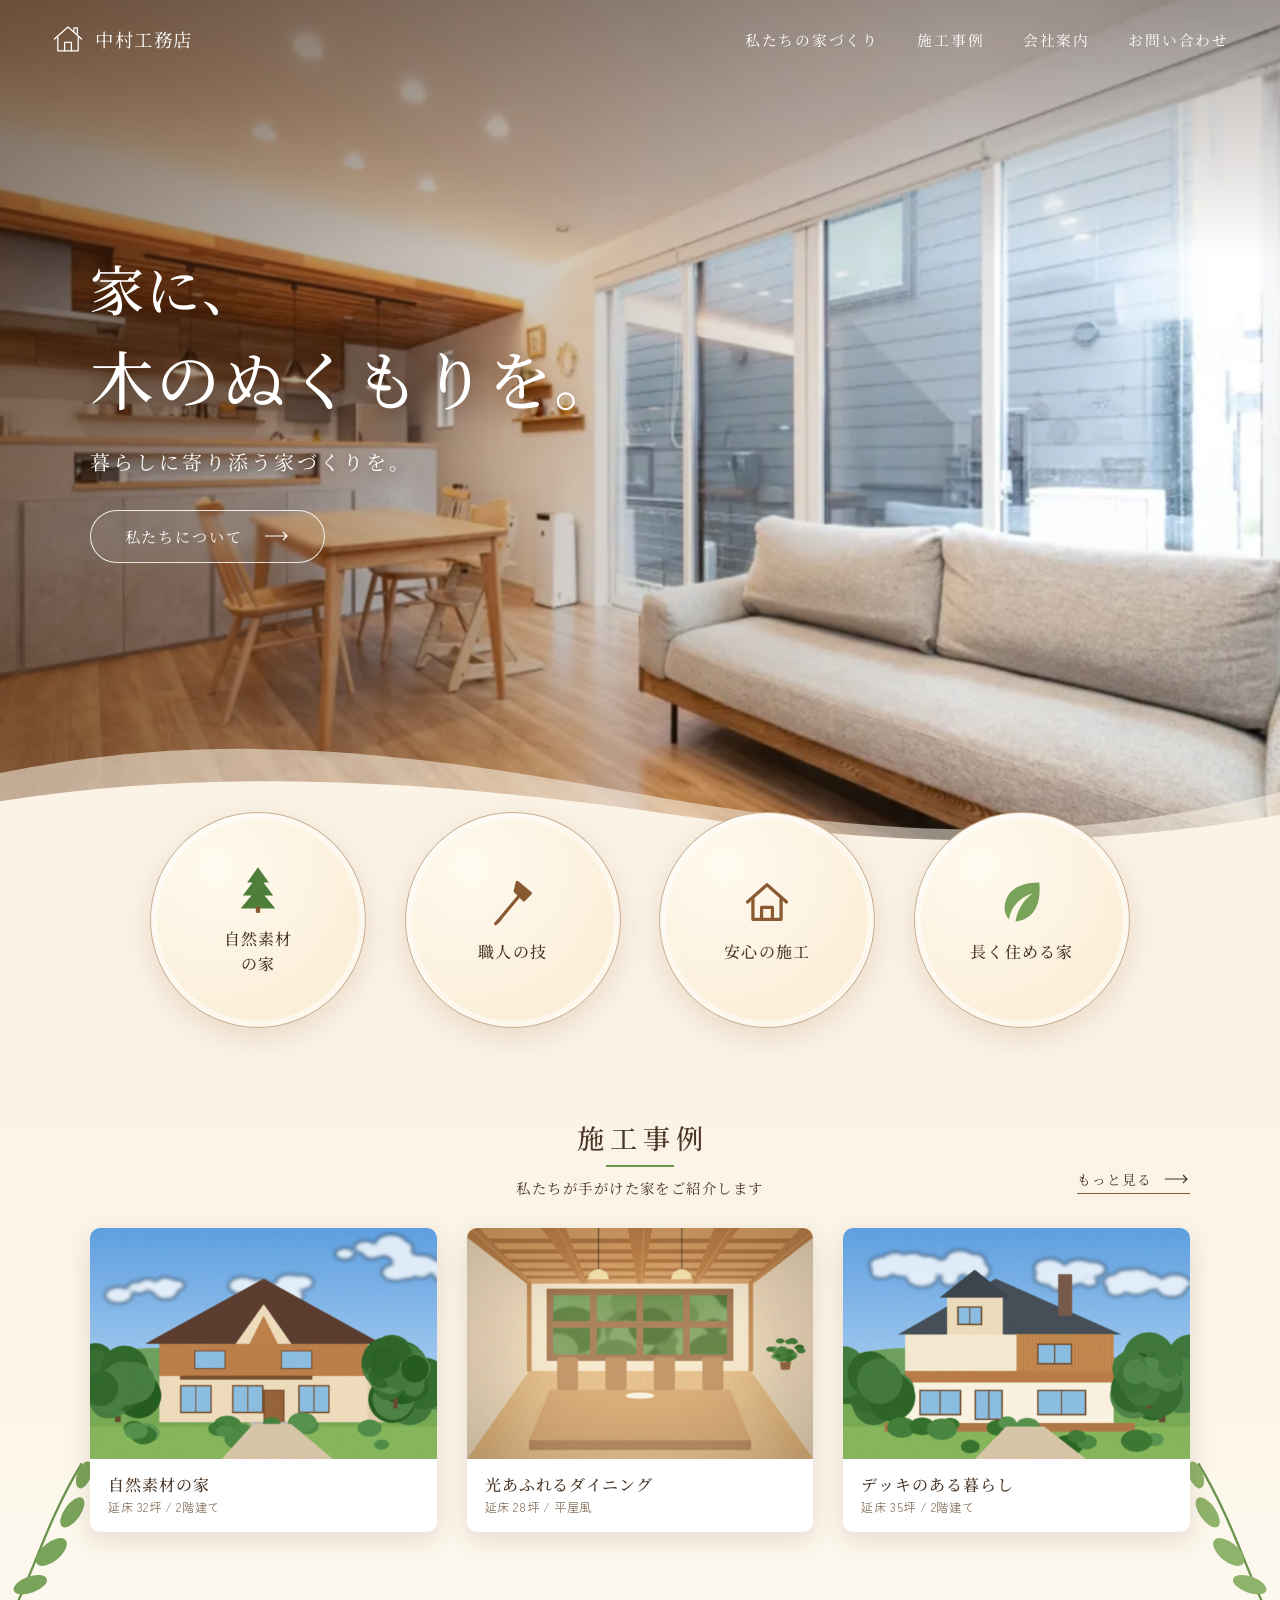
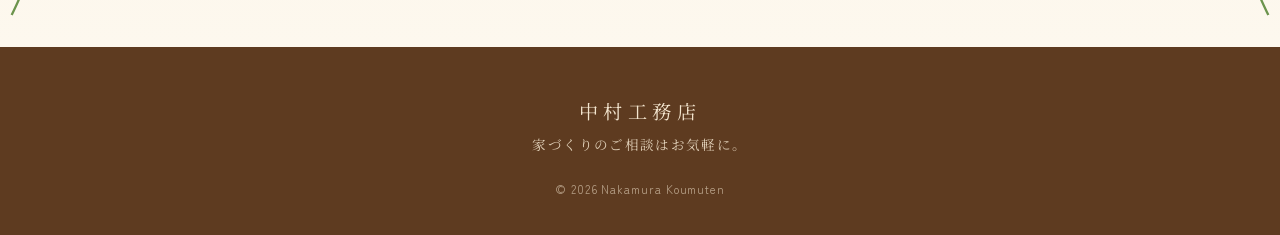
<file: index.html>
<!DOCTYPE html>
<html lang="ja">
<head>
  <meta charset="UTF-8">
  <meta name="viewport" content="width=device-width, initial-scale=1.0">
  <title>中村工務店 | 家に、木のぬくもりを。</title>
  <meta name="description" content="暮らしに寄り添う家づくりを。自然素材と職人の技で、長く住める木の家をつくります。">
  <link rel="preconnect" href="https://fonts.googleapis.com">
  <link rel="preconnect" href="https://fonts.gstatic.com" crossorigin>
  <link rel="canonical" href="#">
  <link href="https://fonts.googleapis.com/css2?family=Noto+Serif+JP:wght@400;500;600&family=Zen+Maru+Gothic:wght@400;500;700&display=swap" rel="stylesheet">
  <link rel="stylesheet" href="style.css">
</head>
<body class="is-loading">

  <!-- ローディング -->
  <div class="loader" id="loader" aria-hidden="true">
    <div class="loader__inner">
      <svg class="loader__house" viewBox="0 0 80 80" fill="none" stroke="currentColor" stroke-width="2.4" stroke-linecap="round" stroke-linejoin="round">
        <path class="draw" d="M8 40 L40 12 L72 40"/>
        <path class="draw" d="M16 36 V68 H64 V36"/>
        <path class="draw" d="M32 68 V48 H48 V68"/>
        <path class="draw" d="M54 22 V14 H62 V28"/>
      </svg>
      <p class="loader__name">中村工務店</p>
      <div class="loader__bar"><span id="loaderBar"></span></div>
      <p class="loader__count"><span id="loaderNum">0</span>%</p>
    </div>
    <div class="loader__panel loader__panel--l"></div>
    <div class="loader__panel loader__panel--r"></div>
  </div>

  <!-- ヘッダー -->
  <header class="header" id="header">
    <a href="#top" class="logo" aria-label="中村工務店 トップへ">
      <svg viewBox="0 0 80 80" fill="none" stroke="currentColor" stroke-width="3" stroke-linecap="round" stroke-linejoin="round">
        <path d="M8 40 L40 12 L72 40"/><path d="M16 36 V68 H64 V36"/><path d="M32 68 V48 H48 V68"/><path d="M54 22 V14 H62 V28"/>
      </svg>
      <span>中村工務店</span>
    </a>
    <nav class="nav" id="nav">
      <ul>
        <li><a href="#concept">私たちの家づくり</a></li>
        <li><a href="#works">施工事例</a></li>
        <li><a href="#company">会社案内</a></li>
        <li><a href="./contact.html">お問い合わせ</a></li>
      </ul>
    </nav>
    <button class="burger" id="burger" aria-label="メニューを開く" aria-expanded="false"><span></span><span></span></button>
  </header>

  <main id="top">
    <section class="hero">
      <div class="hero__bg"><img src="images/top_image.jpg" alt="木の梁と大きな窓のあるリビングダイニング"></div>
      <div class="hero__shade"></div>

      <div class="hero__copy">
        <h1 class="hero__title">
          <span class="line" data-split>家に、</span>
          <span class="line" data-split>木のぬくもりを。</span>
        </h1>
        <p class="hero__lead fade-up" style="--d:1.6s">暮らしに寄り添う家づくりを。</p>
        <a href="#concept" class="btn fade-up" style="--d:1.9s">
          <span>私たちについて</span>
          <svg viewBox="0 0 24 10" fill="none" stroke="currentColor" stroke-width="1.2"><path d="M0 5h22M18 1l4 4-4 4"/></svg>
        </a>
      </div>

      <svg class="hero__wave" viewBox="0 0 1440 140" preserveAspectRatio="none" aria-hidden="true">
        <path class="wave-a" d="M0 70 C240 10 420 20 700 70 S1180 130 1440 50 V140 H0Z" fill="#fbf3e6" opacity=".55"/>
        <path class="wave-b" d="M0 95 C260 40 520 60 760 95 S1200 130 1440 80 V140 H0Z" fill="#fbf3e6"/>
      </svg>

      <!-- 舞う葉 -->
      <div class="leaves" aria-hidden="true">
        <svg class="leaf l1" viewBox="0 0 40 60"><path d="M20 2 C38 18 38 42 20 58 C2 42 2 18 20 2Z" fill="#7aa35a"/><path d="M20 10 V54" stroke="#fbf3e6" stroke-width="1.2" opacity=".6"/></svg>
        <svg class="leaf l2" viewBox="0 0 40 60"><path d="M20 2 C38 18 38 42 20 58 C2 42 2 18 20 2Z" fill="#9bbf74"/><path d="M20 10 V54" stroke="#fbf3e6" stroke-width="1.2" opacity=".6"/></svg>
        <svg class="leaf l3" viewBox="0 0 40 60"><path d="M20 2 C38 18 38 42 20 58 C2 42 2 18 20 2Z" fill="#6c944d"/><path d="M20 10 V54" stroke="#fbf3e6" stroke-width="1.2" opacity=".6"/></svg>
        <svg class="leaf l4" viewBox="0 0 40 60"><path d="M20 2 C38 18 38 42 20 58 C2 42 2 18 20 2Z" fill="#8fb36a"/><path d="M20 10 V54" stroke="#fbf3e6" stroke-width="1.2" opacity=".6"/></svg>
      </div>
    </section>

    <!-- 特徴 -->
    <section class="features" id="concept">
      <ul class="features__list">
        <li class="feature reveal" style="--i:0">
          <a href="#concept">
            <svg viewBox="0 0 48 48" fill="#4f7d3a"><path d="M24 4 L34 18 H29 L38 30 H30 L40 42 H8 L18 30 H10 L19 18 H14 Z"/><rect x="22" y="40" width="4" height="6" fill="#8a5a33"/></svg>
            <span>自然素材<br>の家</span>
          </a>
        </li>
        <li class="feature reveal" style="--i:1">
          <a href="#concept">
            <svg viewBox="0 0 48 48" fill="none" stroke="#8a5a33" stroke-width="3" stroke-linecap="round" stroke-linejoin="round"><path d="M28 6 L40 16 L34 22 L26 14 Z" fill="#8a5a33"/><path d="M30 18 L10 42"/><path d="M8 44 L12 40" /></svg>
            <span>職人の技</span>
          </a>
        </li>
        <li class="feature reveal" style="--i:2">
          <a href="#concept">
            <svg viewBox="0 0 48 48" fill="none" stroke="#8a5a33" stroke-width="3" stroke-linecap="round" stroke-linejoin="round"><path d="M6 24 L24 8 L42 24"/><path d="M11 21 V40 H37 V21"/><path d="M19 40 V29 H29 V40"/></svg>
            <span>安心の施工</span>
          </a>
        </li>
        <li class="feature reveal" style="--i:3">
          <a href="#concept">
            <svg viewBox="0 0 48 48"><path d="M40 6 C16 6 8 18 8 30 C8 34 10 38 12 40 C14 28 22 20 34 16 C26 22 20 30 18 42 C34 40 42 28 40 6Z" fill="#7aa35a"/></svg>
            <span>長く住める家</span>
          </a>
        </li>
      </ul>
    </section>

    <!-- 施工事例 -->
    <section class="works" id="works">
      <div class="works__head reveal">
        <h2>施工事例</h2>
        <p>私たちが手がけた家をご紹介します</p>
        <a href="#works" class="more">
          <span>もっと見る</span>
          <svg viewBox="0 0 24 10" fill="none" stroke="currentColor" stroke-width="1.2"><path d="M0 5h22M18 1l4 4-4 4"/></svg>
        </a>
      </div>

      <div class="works__grid">
        <a href="#works" class="card reveal" style="--i:0">
          <div class="card__img"><img src="images/case1.jpg" alt="青空の下に建つ木の家の外観" loading="lazy"></div>
          <div class="card__cap"><span>自然素材の家</span><small>延床 32坪 / 2階建て</small></div>
        </a>
        <a href="#works" class="card reveal" style="--i:1">
          <div class="card__img"><img src="images/case2.jpg" alt="梁が美しい明るいダイニング" loading="lazy"></div>
          <div class="card__cap"><span>光あふれるダイニング</span><small>延床 28坪 / 平屋風</small></div>
        </a>
        <a href="#works" class="card reveal" style="--i:2">
          <div class="card__img"><img src="images/case3.jpg" alt="ウッドデッキのある木の家の外観" loading="lazy"></div>
          <div class="card__cap"><span>デッキのある暮らし</span><small>延床 35坪 / 2階建て</small></div>
        </a>
      </div>

      <svg class="deco deco--l" viewBox="0 0 120 160" aria-hidden="true"><g fill="#7aa35a"><path d="M10 150 C30 110 40 70 70 20" stroke="#6c944d" stroke-width="2" fill="none"/><ellipse cx="44" cy="96" rx="16" ry="8" transform="rotate(-40 44 96)"/><ellipse cx="62" cy="62" rx="15" ry="7" transform="rotate(-55 62 62)"/><ellipse cx="26" cy="124" rx="15" ry="7" transform="rotate(-20 26 124)"/><ellipse cx="72" cy="30" rx="12" ry="6" transform="rotate(-70 72 30)"/></g></svg>
      <svg class="deco deco--r" viewBox="0 0 120 160" aria-hidden="true"><g fill="#8fb36a"><path d="M110 150 C90 110 80 70 50 20" stroke="#6c944d" stroke-width="2" fill="none"/><ellipse cx="76" cy="96" rx="16" ry="8" transform="rotate(40 76 96)"/><ellipse cx="58" cy="62" rx="15" ry="7" transform="rotate(55 58 62)"/><ellipse cx="94" cy="124" rx="15" ry="7" transform="rotate(20 94 124)"/><ellipse cx="48" cy="30" rx="12" ry="6" transform="rotate(70 48 30)"/></g></svg>
    </section>
  </main>

  <footer class="footer" id="company">
    <p class="footer__logo">中村工務店</p>
    <p class="footer__sub" id="contact">家づくりのご相談はお気軽に。</p>
    <small>&copy; <span id="year">2026</span> Nakamura Koumuten</small>
  </footer>

  <script src="script.js"></script>
</body>
</html>
</file>
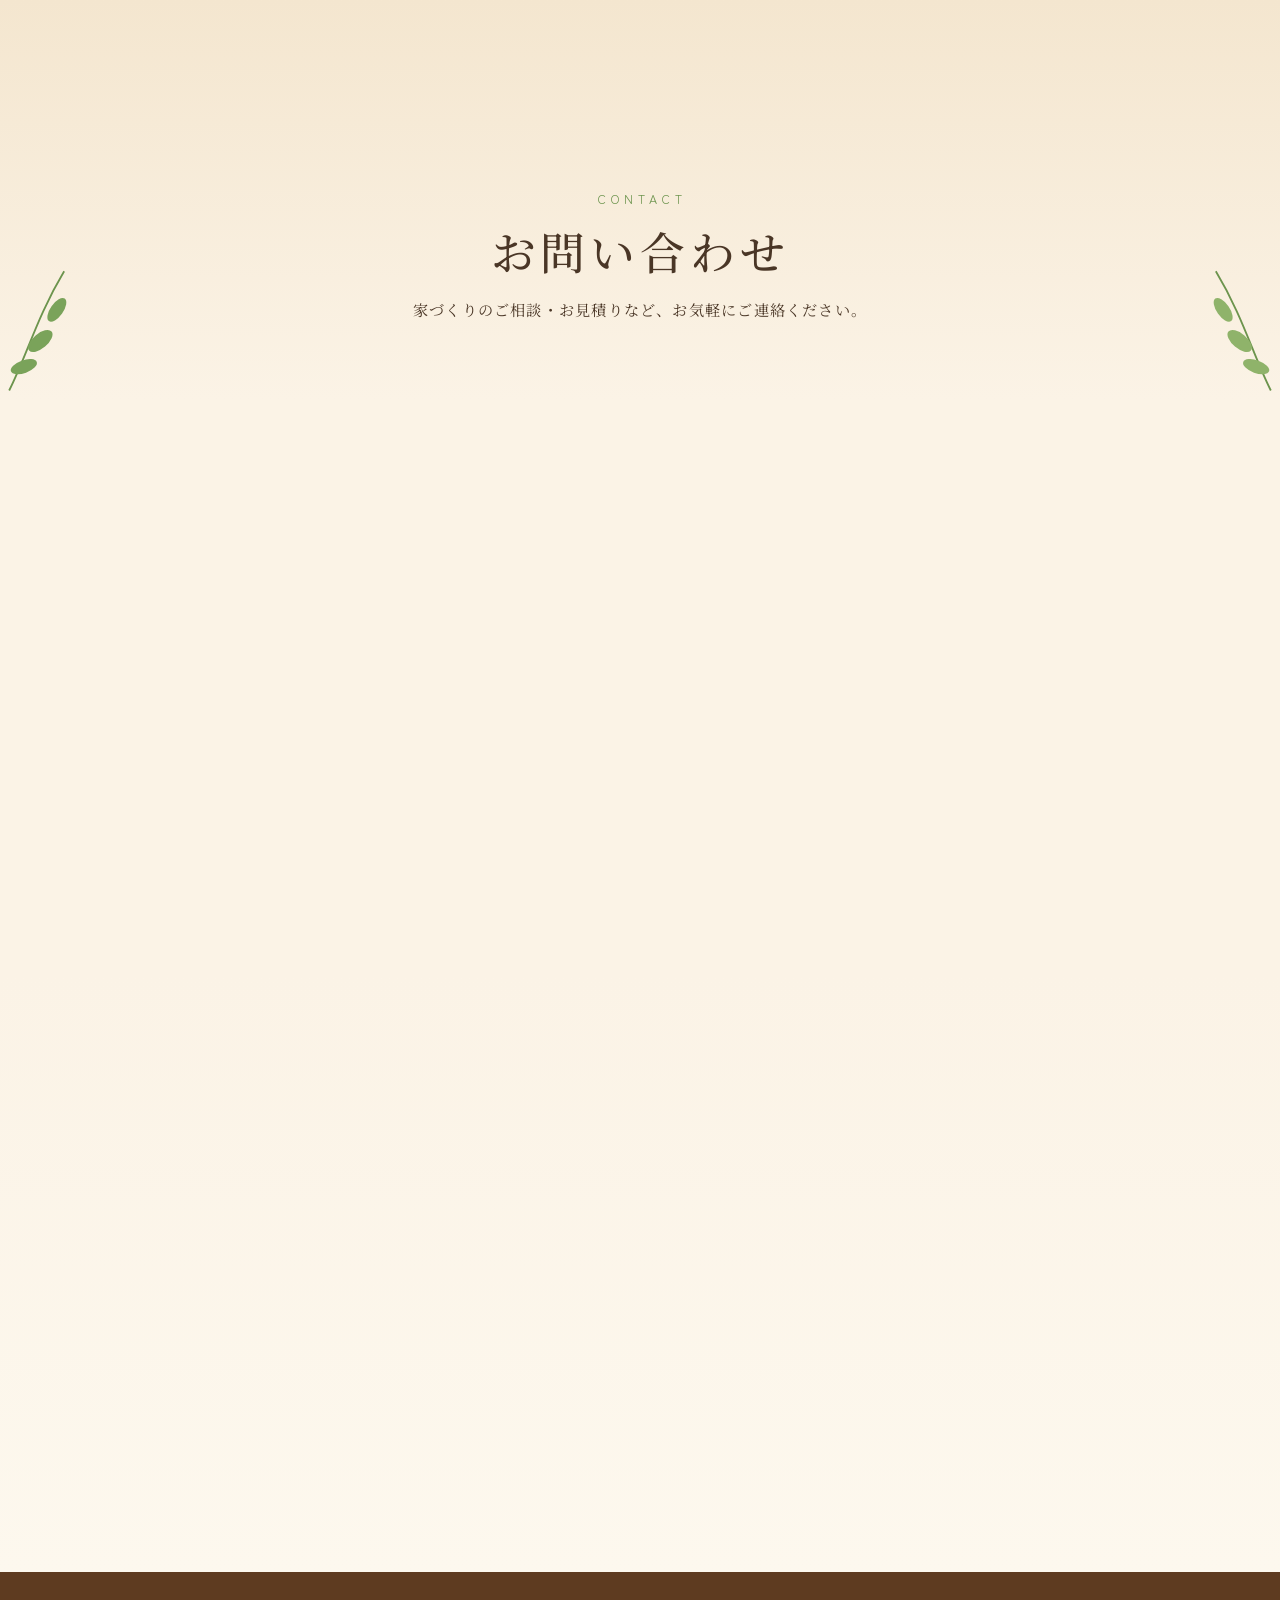
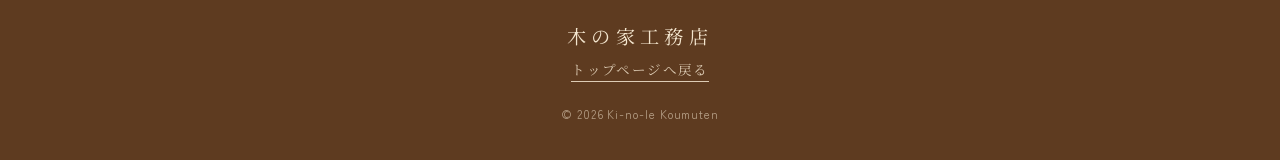
<file: contact.html>
<!DOCTYPE html>
<html lang="ja">
<head>
  <meta charset="UTF-8">
  <meta name="viewport" content="width=device-width, initial-scale=1.0">
  <title>お問い合わせ | 中村工務店</title>
  <meta name="description" content="中村工務店へのお問い合わせ先・経理窓口・提携企業のご案内。">
  <link rel="preconnect" href="https://fonts.googleapis.com">
  <link rel="preconnect" href="https://fonts.gstatic.com" crossorigin>
  <link href="https://fonts.googleapis.com/css2?family=Noto+Serif+JP:wght@400;500;600&family=Zen+Maru+Gothic:wght@400;500;700&display=swap" rel="stylesheet">
  <link rel="stylesheet" href="style.css">
</head>
<body class="is-loading page-sub">

  <div class="loader" id="loader" aria-hidden="true">
    <div class="loader__inner">
      <svg class="loader__house" viewBox="0 0 80 80" fill="none" stroke="currentColor" stroke-width="2.4" stroke-linecap="round" stroke-linejoin="round">
        <path class="draw" d="M8 40 L40 12 L72 40"/>
        <path class="draw" d="M16 36 V68 H64 V36"/>
        <path class="draw" d="M32 68 V48 H48 V68"/>
        <path class="draw" d="M54 22 V14 H62 V28"/>
      </svg>
      <p class="loader__name">中村工務店</p>
      <div class="loader__bar"><span id="loaderBar"></span></div>
      <p class="loader__count"><span id="loaderNum">0</span>%</p>
    </div>
    <div class="loader__panel loader__panel--l"></div>
    <div class="loader__panel loader__panel--r"></div>
  </div>

  <div id="header-top"></div>

  <main>
    <section class="page-hero">
      <p class="page-hero__en fade-up" style="--d:.9s">CONTACT</p>
      <h1 class="page-hero__title">
        <span class="line" data-split>お問い合わせ</span>
      </h1>
      <p class="page-hero__lead fade-up" style="--d:1.4s">家づくりのご相談・お見積りなど、お気軽にご連絡ください。</p>
      <svg class="deco deco--l" viewBox="0 0 120 160" aria-hidden="true"><g fill="#7aa35a"><path d="M10 150 C30 110 40 70 70 20" stroke="#6c944d" stroke-width="2" fill="none"/><ellipse cx="44" cy="96" rx="16" ry="8" transform="rotate(-40 44 96)"/><ellipse cx="62" cy="62" rx="15" ry="7" transform="rotate(-55 62 62)"/><ellipse cx="26" cy="124" rx="15" ry="7" transform="rotate(-20 26 124)"/></g></svg>
      <svg class="deco deco--r" viewBox="0 0 120 160" aria-hidden="true"><g fill="#8fb36a"><path d="M110 150 C90 110 80 70 50 20" stroke="#6c944d" stroke-width="2" fill="none"/><ellipse cx="76" cy="96" rx="16" ry="8" transform="rotate(40 76 96)"/><ellipse cx="58" cy="62" rx="15" ry="7" transform="rotate(55 58 62)"/><ellipse cx="94" cy="124" rx="15" ry="7" transform="rotate(20 94 124)"/></g></svg>
    </section>

    <!-- 連絡先 -->
    <section class="contact">
      <div class="contact__grid">
        <article class="ccard reveal" style="--i:0">
          <div class="ccard__icon">
            <svg viewBox="0 0 48 48" fill="none" stroke="#8a5a33" stroke-width="3" stroke-linecap="round" stroke-linejoin="round"><path d="M6 24 L24 8 L42 24"/><path d="M11 21 V40 H37 V21"/><path d="M19 40 V29 H29 V40"/></svg>
          </div>
          <h2>代表窓口</h2>
          <p class="ccard__note">家づくりのご相談・お見積り・施工に関するお問い合わせ</p>
          <dl>
            <div>
              <dt>電話</dt>
              <dd><a href="tel:0000000000" class="tel">00-0000-0000</a><small>受付 9:00〜18:00（水曜定休）</small></dd>
            </div>
            <div>
              <dt>メール</dt>
              <dd><a href="mailto:info@example.com">info@example.com</a><small>2営業日以内にご返信します</small></dd>
            </div>
          </dl>
        </article>

        <article class="ccard ccard--green reveal" style="--i:1">
          <div class="ccard__icon">
            <svg viewBox="0 0 48 48" fill="none" stroke="#4f7d3a" stroke-width="3" stroke-linecap="round" stroke-linejoin="round"><rect x="9" y="6" width="30" height="36" rx="3"/><path d="M16 14h16"/><path d="M16 22h4M24 22h4M16 29h4M24 29h4M16 36h4M24 36h4"/></svg>
          </div>
          <h2>経理窓口</h2>
          <p class="ccard__note">請求書・お支払い・領収書に関するお問い合わせ</p>
          <dl>
            <div>
              <dt>電話</dt>
              <dd><a href="tel:0000000001" class="tel">00-0000-0001</a><small>受付 9:00〜17:00（土日祝休）</small></dd>
            </div>
            <div>
              <dt>メール</dt>
              <dd><a href="mailto:keiri@example.com">keiri@example.com</a><small>2営業日以内にご返信します</small></dd>
            </div>
          </dl>
        </article>
      </div>
    </section>

    <!-- 提携企業 -->
    <section class="partners">
      <div class="partners__head reveal">
        <h2>提携企業</h2>
        <p>確かな品質を支える、信頼のパートナーです</p>
      </div>
      <ul class="partners__list">
        <li class="partner reveal" style="--i:0"><span class="partner__tag">木材</span><strong>○○製材所</strong><small>国産材の調達・加工</small></li>
        <li class="partner reveal" style="--i:1"><span class="partner__tag">建材</span><strong>△△建材株式会社</strong><small>断熱材・自然素材の供給</small></li>
        <li class="partner reveal" style="--i:2"><span class="partner__tag">設備</span><strong>□□設備工業</strong><small>給排水・電気設備工事</small></li>
        <li class="partner reveal" style="--i:3"><span class="partner__tag">設計</span><strong>◇◇設計事務所</strong><small>構造・意匠設計の協力</small></li>
        <li class="partner reveal" style="--i:4"><span class="partner__tag">金融</span><strong>☆☆信用金庫</strong><small>住宅ローンのご案内</small></li>
        <li class="partner reveal" style="--i:5"><span class="partner__tag">造園</span><strong>◎◎造園</strong><small>外構・庭づくり</small></li>
      </ul>
    </section>
  </main>

  <footer class="footer" id="company">
    <p class="footer__logo">木の家工務店</p>
    <p class="footer__sub"><a href="index.html" class="footer__link">トップページへ戻る</a></p>
    <small>&copy; <span id="year">2026</span> Ki-no-Ie Koumuten</small>
  </footer>

  <script src="script.js"></script>
</body>
<script>
  fetch("./common/header.html")
    .then(res => res.text())
    .then(html => {
      document.getElementById('header-top').innerHTMl = html;
    });
</script>
</html>
</file>
<file: style.css>
:root {
  --cream: #fbf3e6;
  --cream-2: #f4e6cf;
  --wood: #8a5a33;
  --wood-d: #5e3b20;
  --green: #6c944d;
  --text: #4a3626;
  --serif: "Noto Serif JP", "Hiragino Mincho ProN", "Yu Mincho", serif;
  --sans: "Zen Maru Gothic", "Hiragino Maru Gothic ProN", "Yu Gothic", sans-serif;
  --ease: cubic-bezier(.22, .8, .24, 1);
}

*, *::before, *::after { box-sizing: border-box; margin: 0; padding: 0; }
html { scroll-behavior: smooth; }
body {
  font-family: var(--serif);
  color: var(--text);
  background: var(--cream);
  overflow-x: hidden;
  -webkit-font-smoothing: antialiased;
}
body.is-loading { overflow: hidden; }
img { display: block; width: 100%; height: 100%; object-fit: cover; }
a { color: inherit; text-decoration: none; }
ul { list-style: none; }

/* ---------- Loader ---------- */
.loader {
  position: fixed; inset: 0; z-index: 100;
  display: grid; place-items: center;
  color: var(--wood);
  transition: visibility 0s 1.4s;
}
.loader__panel {
  position: absolute; top: 0; bottom: 0; width: 50.2%;
  background: var(--cream);
  transition: transform 1.1s var(--ease) .35s;
}
.loader__panel--l { left: 0; }
.loader__panel--r { right: 0; }
.loader__inner {
  position: relative; z-index: 2; text-align: center;
  transition: opacity .5s ease, transform .6s var(--ease);
}
.loader__house { width: 88px; height: 88px; margin-bottom: 14px; }
.loader__house .draw {
  stroke-dasharray: 200; stroke-dashoffset: 200;
  animation: draw 1.6s var(--ease) forwards;
}
.loader__house .draw:nth-child(2) { animation-delay: .25s; }
.loader__house .draw:nth-child(3) { animation-delay: .5s; }
.loader__house .draw:nth-child(4) { animation-delay: .75s; }
@keyframes draw { to { stroke-dashoffset: 0; } }
.loader__name {
  font-size: 1.35rem; letter-spacing: .28em; text-indent: .28em;
  opacity: 0; animation: fadeIn .9s ease .6s forwards;
}
.loader__bar {
  width: 160px; height: 2px; margin: 18px auto 8px;
  background: rgba(138, 90, 51, .2); overflow: hidden; border-radius: 2px;
}
.loader__bar span { display: block; height: 100%; width: 0; background: var(--green); transition: width .25s ease; }
.loader__count { font-family: var(--sans); font-size: .8rem; letter-spacing: .15em; color: var(--green); }
@keyframes fadeIn { to { opacity: 1; } }

.loader.is-done .loader__inner { opacity: 0; transform: translateY(-12px); }
.loader.is-done .loader__panel--l { transform: translateX(-101%); }
.loader.is-done .loader__panel--r { transform: translateX(101%); }
.loader.is-done { visibility: hidden; pointer-events: none; }

/* ---------- Header ---------- */
.header {
  position: fixed; top: 0; left: 0; right: 0; z-index: 50;
  display: flex; align-items: center; justify-content: space-between;
  padding: 22px clamp(20px, 4vw, 64px);
  color: #fff;
  transition: background .4s ease, padding .4s ease, color .4s ease, box-shadow .4s ease, transform .6s var(--ease), opacity .6s ease;
  transform: translateY(-100%); opacity: 0;
}
body.is-ready .header { transform: none; opacity: 1; transition-delay: .9s, .9s, .9s, .9s, .9s, .9s; }
.header.is-scrolled {
  background: rgba(251, 243, 230, .94); backdrop-filter: blur(8px);
  color: var(--wood-d); padding-block: 12px; box-shadow: 0 2px 18px rgba(94, 59, 32, .12);
  transition-delay: 0s;
}
.logo { display: flex; align-items: center; gap: 10px; font-size: 1.15rem; letter-spacing: .08em; }
.logo svg { width: 34px; height: 34px; transition: transform .6s var(--ease); }
.logo:hover svg { transform: rotate(-8deg) scale(1.1); }
.nav ul { display: flex; gap: clamp(20px, 3vw, 44px); font-size: .92rem; letter-spacing: .12em; }
.nav a { position: relative; padding: 6px 0; }
.nav a::after {
  content: ""; position: absolute; left: 0; right: 0; bottom: 0; height: 1px;
  background: currentColor; transform: scaleX(0); transform-origin: right; transition: transform .45s var(--ease);
}
.nav a:hover::after { transform: scaleX(1); transform-origin: left; }

.burger { display: none; width: 44px; height: 44px; background: none; border: 0; color: inherit; cursor: pointer; position: relative; }
.burger span { position: absolute; left: 10px; right: 10px; height: 2px; background: currentColor; transition: transform .4s var(--ease), top .4s var(--ease); }
.burger span:nth-child(1) { top: 17px; }
.burger span:nth-child(2) { top: 26px; }
.burger[aria-expanded="true"] span:nth-child(1) { top: 21px; transform: rotate(32deg); }
.burger[aria-expanded="true"] span:nth-child(2) { top: 21px; transform: rotate(-32deg); }

/* ---------- Hero ---------- */
.hero { position: relative; height: min(100vh, 860px); min-height: 560px; overflow: hidden; color: #fff; }
.hero__bg { position: absolute; inset: 0; }
.hero__bg img { transform: scale(1.18); transition: transform 3.2s var(--ease) .5s; }
body.is-ready .hero__bg img { transform: scale(1.02); animation: kenburns 24s ease-in-out 3.7s infinite alternate; }
@keyframes kenburns { to { transform: scale(1.1) translate(-1.2%, -1%); } }
.hero__shade {
  position: absolute; inset: 0;
  background: linear-gradient(90deg, rgba(60, 35, 15, .55) 0%, rgba(60, 35, 15, .18) 50%, rgba(60, 35, 15, 0) 75%),
              linear-gradient(180deg, rgba(40, 20, 8, .35) 0%, rgba(0, 0, 0, 0) 30%);
}
.hero__copy { position: absolute; left: clamp(24px, 7vw, 120px); top: 50%; transform: translateY(-58%); z-index: 3; }
.hero__title { font-weight: 500; line-height: 1.5; letter-spacing: .1em; text-shadow: 0 2px 18px rgba(50, 25, 5, .45); }
.hero__title .line { display: block; font-size: clamp(2rem, 5.2vw, 4rem); overflow: hidden; }
.hero__title .line:first-child { font-size: clamp(1.9rem, 4.6vw, 3.4rem); }
.hero__title .ch { display: inline-block; opacity: 0; transform: translateY(110%) rotate(6deg); filter: blur(6px); }
body.is-ready .hero__title .ch { animation: chIn 1.1s var(--ease) forwards; animation-delay: calc(1s + var(--n) * .08s); }
@keyframes chIn { to { opacity: 1; transform: none; filter: blur(0); } }
.hero__lead { margin-top: 22px; font-size: clamp(.95rem, 1.7vw, 1.25rem); letter-spacing: .15em; text-shadow: 0 1px 10px rgba(50, 25, 5, .5); }

.fade-up { opacity: 0; transform: translateY(24px); }
body.is-ready .fade-up { animation: fadeUp 1s var(--ease) forwards; animation-delay: var(--d, 0s); }
@keyframes fadeUp { to { opacity: 1; transform: none; } }

.btn {
  display: inline-flex; align-items: center; gap: 22px; margin-top: 34px;
  padding: 15px 34px; border: 1px solid rgba(255, 255, 255, .85); border-radius: 999px;
  font-size: .95rem; letter-spacing: .12em; position: relative; overflow: hidden; isolation: isolate;
  background: rgba(255, 255, 255, .06); backdrop-filter: blur(2px);
  transition: color .5s ease, border-color .5s ease;
}
.btn::before { content: ""; position: absolute; inset: 0; z-index: -1; background: #fff; transform: translateX(-101%); transition: transform .55s var(--ease); }
.btn:hover { color: var(--wood-d); }
.btn:hover::before { transform: none; }
.btn svg, .more svg { width: 26px; height: 10px; transition: transform .45s var(--ease); }
.btn:hover svg, .more:hover svg { transform: translateX(7px); }

.hero__wave { position: absolute; left: -6%; bottom: -1px; width: 112%; height: clamp(70px, 11vw, 150px); z-index: 2; }
.hero__wave .wave-a { animation: waveA 9s ease-in-out infinite alternate; }
.hero__wave .wave-b { animation: waveB 12s ease-in-out infinite alternate; }
@keyframes waveA { to { transform: translateX(-3%) translateY(6px); } }
@keyframes waveB { to { transform: translateX(2%); } }

/* 舞う葉 */
.leaves { position: absolute; inset: 0; z-index: 2; pointer-events: none; }
.leaf { position: absolute; width: 22px; opacity: 0; top: -40px; }
body.is-ready .leaf { animation: fall linear infinite; }
.l1 { left: 62%; animation-duration: 14s; animation-delay: 2.5s; }
.l2 { left: 78%; width: 16px; animation-duration: 18s; animation-delay: 6s; }
.l3 { left: 90%; width: 26px; animation-duration: 16s; animation-delay: 4s; }
.l4 { left: 48%; width: 14px; animation-duration: 20s; animation-delay: 9s; }
@keyframes fall {
  0% { transform: translate(0, 0) rotate(0); opacity: 0; }
  8% { opacity: .9; }
  50% { transform: translate(-60px, 45vh) rotate(180deg); }
  92% { opacity: .85; }
  100% { transform: translate(30px, 95vh) rotate(380deg); opacity: 0; }
}

/* ---------- Features ---------- */
.features { background: var(--cream); padding: clamp(10px, 2vw, 24px) 20px clamp(50px, 7vw, 90px); position: relative; margin-top: -2px; }
.features__list { max-width: 980px; margin: -70px auto 0; position: relative; z-index: 4; display: grid; grid-template-columns: repeat(4, 1fr); gap: clamp(14px, 3vw, 40px); }
.feature a {
  aspect-ratio: 1; border-radius: 50%; display: flex; flex-direction: column; align-items: center; justify-content: center; gap: 12px;
  background: radial-gradient(circle at 30% 25%, #fffaf0, #fbefd9 70%);
  border: 1px solid rgba(138, 90, 51, .45);
  box-shadow: 0 10px 30px rgba(138, 90, 51, .16), inset 0 0 0 6px rgba(255, 255, 255, .55);
  font-size: clamp(.8rem, 1.45vw, 1rem); letter-spacing: .08em; text-align: center; line-height: 1.55; font-weight: 500;
  transition: transform .5s var(--ease), box-shadow .5s ease, background .5s ease;
  animation: float 5.5s ease-in-out infinite; animation-delay: calc(var(--i) * -1.3s);
}
.feature svg { width: clamp(34px, 5vw, 52px); height: clamp(34px, 5vw, 52px); transition: transform .6s var(--ease); }
.feature a:hover { transform: translateY(-8px) scale(1.05); box-shadow: 0 18px 38px rgba(138, 90, 51, .26), inset 0 0 0 6px rgba(255, 255, 255, .8); animation-play-state: paused; }
.feature a:hover svg { transform: rotate(-10deg) scale(1.12); }
@keyframes float { 0%, 100% { translate: 0 0; } 50% { translate: 0 -8px; } }

/* ---------- Works ---------- */
.works { position: relative; background: linear-gradient(180deg, var(--cream) 0%, #fdf8ee 100%); padding: 0 clamp(20px, 5vw, 70px) clamp(80px, 9vw, 130px); }
.works__head { max-width: 1100px; margin: 0 auto 30px; position: relative; text-align: center; }
.works__head h2 { font-size: clamp(1.3rem, 2.4vw, 1.7rem); font-weight: 500; letter-spacing: .22em; text-indent: .22em; position: relative; display: inline-block; padding-bottom: 10px; }
.works__head h2::after { content: ""; position: absolute; left: 25%; right: 25%; bottom: 0; height: 2px; background: var(--green); transform: scaleX(0); transition: transform .9s var(--ease) .4s; }
.works__head.is-in h2::after { transform: scaleX(1); }
.works__head p { margin-top: 10px; font-size: .9rem; letter-spacing: .1em; }
.more { position: absolute; right: 0; bottom: 4px; display: inline-flex; align-items: center; gap: 12px; font-size: .85rem; letter-spacing: .08em; padding-bottom: 4px; border-bottom: 1px solid var(--wood); }
.works__grid { max-width: 1100px; margin: 0 auto; display: grid; grid-template-columns: repeat(3, 1fr); gap: clamp(14px, 2.4vw, 30px); position: relative; z-index: 2; }
.card { display: block; border-radius: 10px; overflow: hidden; background: #fff; box-shadow: 0 8px 26px rgba(94, 59, 32, .14); transition: transform .6s var(--ease), box-shadow .6s ease; }
.card__img { aspect-ratio: 3 / 2; overflow: hidden; }
.card__img img { transition: transform 1.1s var(--ease); }
.card:hover { transform: translateY(-8px); box-shadow: 0 20px 40px rgba(94, 59, 32, .22); }
.card:hover .card__img img { transform: scale(1.08); }
.card__cap { padding: 14px 18px 16px; display: flex; flex-direction: column; gap: 2px; }
.card__cap span { font-size: 1rem; letter-spacing: .06em; font-weight: 500; }
.card__cap small { font-family: var(--sans); font-size: .76rem; color: #8b7660; letter-spacing: .05em; }

.deco { position: absolute; width: clamp(70px, 11vw, 140px); bottom: 20px; z-index: 1; transform-origin: bottom center; animation: sway 6s ease-in-out infinite alternate; }
.deco--l { left: 0; }
.deco--r { right: 0; animation-delay: -3s; }
@keyframes sway { from { transform: rotate(-3deg); } to { transform: rotate(3deg); } }

/* ---------- Reveal ---------- */
.reveal { opacity: 0; transform: translateY(40px); transition: opacity 1s ease, transform 1s var(--ease); transition-delay: calc(var(--i, 0) * .14s); }
.reveal.is-in { opacity: 1; transform: none; }
.feature.reveal.is-in a { animation-name: float; }

/* ---------- Footer ---------- */
.footer { text-align: center; padding: 50px 20px 36px; background: var(--wood-d); color: #f4e6cf; }
.footer__logo { font-size: 1.2rem; letter-spacing: .28em; }
.footer__sub { margin: 10px 0 22px; font-size: .85rem; letter-spacing: .1em; opacity: .85; }
.footer small { font-family: var(--sans); font-size: .72rem; opacity: .6; letter-spacing: .08em; }

/* ---------- Responsive ---------- */
@media (max-width: 820px) {
  .burger { display: block; z-index: 60; }
  .nav {
    position: fixed; inset: 0; background: rgba(251, 243, 230, .98); color: var(--wood-d);
    display: grid; place-items: center; clip-path: circle(0 at calc(100% - 40px) 36px); transition: clip-path .8s var(--ease); z-index: 55;
  }
  .nav.is-open { clip-path: circle(150% at calc(100% - 40px) 36px); }
  .nav ul { flex-direction: column; align-items: center; gap: 30px; font-size: 1.15rem; }
  .header:has(.nav.is-open) { color: var(--wood-d); }
  .features__list { grid-template-columns: repeat(2, 1fr); max-width: 420px; margin-top: -50px; }
  .works__grid { grid-template-columns: 1fr; max-width: 520px; }
  .more { position: static; margin-top: 14px; }
  .hero__shade { background: linear-gradient(180deg, rgba(60, 35, 15, .5), rgba(60, 35, 15, .25)); }
}

@media (prefers-reduced-motion: reduce) {
  *, *::before, *::after { animation-duration: .01ms !important; animation-iteration-count: 1 !important; transition-duration: .01ms !important; transition-delay: 0s !important; }
  html { scroll-behavior: auto; }
}

/* ---------- Contact page ---------- */
.page-sub .header { background: rgba(251, 243, 230, .94); backdrop-filter: blur(8px); color: var(--wood-d); box-shadow: 0 2px 18px rgba(94, 59, 32, .12); padding-block: 14px; }
.page-hero { position: relative; text-align: center; padding: clamp(130px, 16vw, 190px) 20px clamp(50px, 7vw, 80px); background: linear-gradient(180deg, var(--cream-2), var(--cream)); overflow: hidden; }
.page-hero__en { font-family: var(--sans); letter-spacing: .4em; text-indent: .4em; font-size: .78rem; color: var(--green); }
.page-hero__title { font-weight: 500; letter-spacing: .2em; margin: 10px 0 16px; }
.page-hero__title .line { font-size: clamp(1.8rem, 4vw, 2.8rem); display: block; overflow: hidden; }
.page-hero__lead { font-size: .95rem; letter-spacing: .08em; }
.page-hero .deco { bottom: 0; width: clamp(60px, 9vw, 110px); }

.contact { padding: 10px clamp(20px, 5vw, 70px) clamp(50px, 7vw, 90px); background: var(--cream); }
.contact__grid { max-width: 1000px; margin: 0 auto; display: grid; grid-template-columns: repeat(2, 1fr); gap: clamp(18px, 3vw, 36px); }
.ccard { background: #fff; border-radius: 16px; padding: clamp(26px, 4vw, 40px); text-align: center; border-top: 4px solid var(--wood); box-shadow: 0 10px 30px rgba(94, 59, 32, .12); transition: transform .5s var(--ease), box-shadow .5s ease; }
.ccard--green { border-top-color: var(--green); }
.ccard:hover { transform: translateY(-6px); box-shadow: 0 20px 40px rgba(94, 59, 32, .2); }
.ccard__icon { width: 72px; height: 72px; margin: 0 auto 14px; border-radius: 50%; display: grid; place-items: center; background: radial-gradient(circle at 30% 25%, #fffaf0, #fbefd9); border: 1px solid rgba(138, 90, 51, .35); }
.ccard__icon svg { width: 36px; height: 36px; }
.ccard h2 { font-size: 1.3rem; font-weight: 500; letter-spacing: .2em; text-indent: .2em; }
.ccard__note { margin: 8px 0 22px; font-size: .85rem; line-height: 1.8; color: #7a6450; }
.ccard dl > div { padding: 16px 0; border-top: 1px dashed rgba(138, 90, 51, .35); }
.ccard dt { font-family: var(--sans); font-size: .75rem; letter-spacing: .25em; color: var(--green); margin-bottom: 4px; }
.ccard dd a { font-size: 1.25rem; letter-spacing: .06em; border-bottom: 1px solid transparent; transition: border-color .3s ease, color .3s ease; word-break: break-all; }
.ccard dd a:hover { color: var(--green); border-color: var(--green); }
.ccard dd .tel { font-size: 1.6rem; font-weight: 500; }
.ccard dd small { display: block; margin-top: 6px; font-family: var(--sans); font-size: .76rem; color: #8b7660; }

.partners { padding: clamp(50px, 7vw, 90px) clamp(20px, 5vw, 70px) clamp(70px, 9vw, 120px); background: linear-gradient(180deg, var(--cream) 0%, #fdf8ee 100%); }
.partners__head { text-align: center; margin-bottom: 34px; }
.partners__head h2 { display: inline-block; position: relative; font-size: clamp(1.3rem, 2.4vw, 1.7rem); font-weight: 500; letter-spacing: .22em; text-indent: .22em; padding-bottom: 10px; }
.partners__head h2::after { content: ""; position: absolute; left: 25%; right: 25%; bottom: 0; height: 2px; background: var(--green); transform: scaleX(0); transition: transform .9s var(--ease) .4s; }
.partners__head.is-in h2::after { transform: scaleX(1); }
.partners__head p { margin-top: 10px; font-size: .9rem; letter-spacing: .1em; }
.partners__list { max-width: 1000px; margin: 0 auto; display: grid; grid-template-columns: repeat(3, 1fr); gap: clamp(14px, 2vw, 24px); }
.partner { position: relative; background: #fff; border-radius: 12px; padding: 24px 22px; display: flex; flex-direction: column; gap: 6px; box-shadow: 0 6px 20px rgba(94, 59, 32, .1); overflow: hidden; transition: transform .5s var(--ease), box-shadow .5s ease; }
.partner::before { content: ""; position: absolute; left: 0; top: 0; bottom: 0; width: 4px; background: var(--green); transform: scaleY(0); transform-origin: top; transition: transform .5s var(--ease); }
.partner:hover { transform: translateY(-5px); box-shadow: 0 14px 30px rgba(94, 59, 32, .18); }
.partner:hover::before { transform: scaleY(1); }
.partner__tag { align-self: flex-start; font-family: var(--sans); font-size: .7rem; letter-spacing: .15em; padding: 2px 12px; border-radius: 999px; background: #eaf2df; color: #4f7d3a; }
.partner strong { font-size: 1.05rem; font-weight: 500; letter-spacing: .06em; margin-top: 4px; }
.partner small { font-family: var(--sans); font-size: .8rem; color: #8b7660; }
.footer__link { border-bottom: 1px solid currentColor; padding-bottom: 2px; }

@media (max-width: 820px) {
  .contact__grid { grid-template-columns: 1fr; max-width: 520px; }
  .partners__list { grid-template-columns: repeat(2, 1fr); }
}
@media (max-width: 480px) { .partners__list { grid-template-columns: 1fr; } }
</file>
